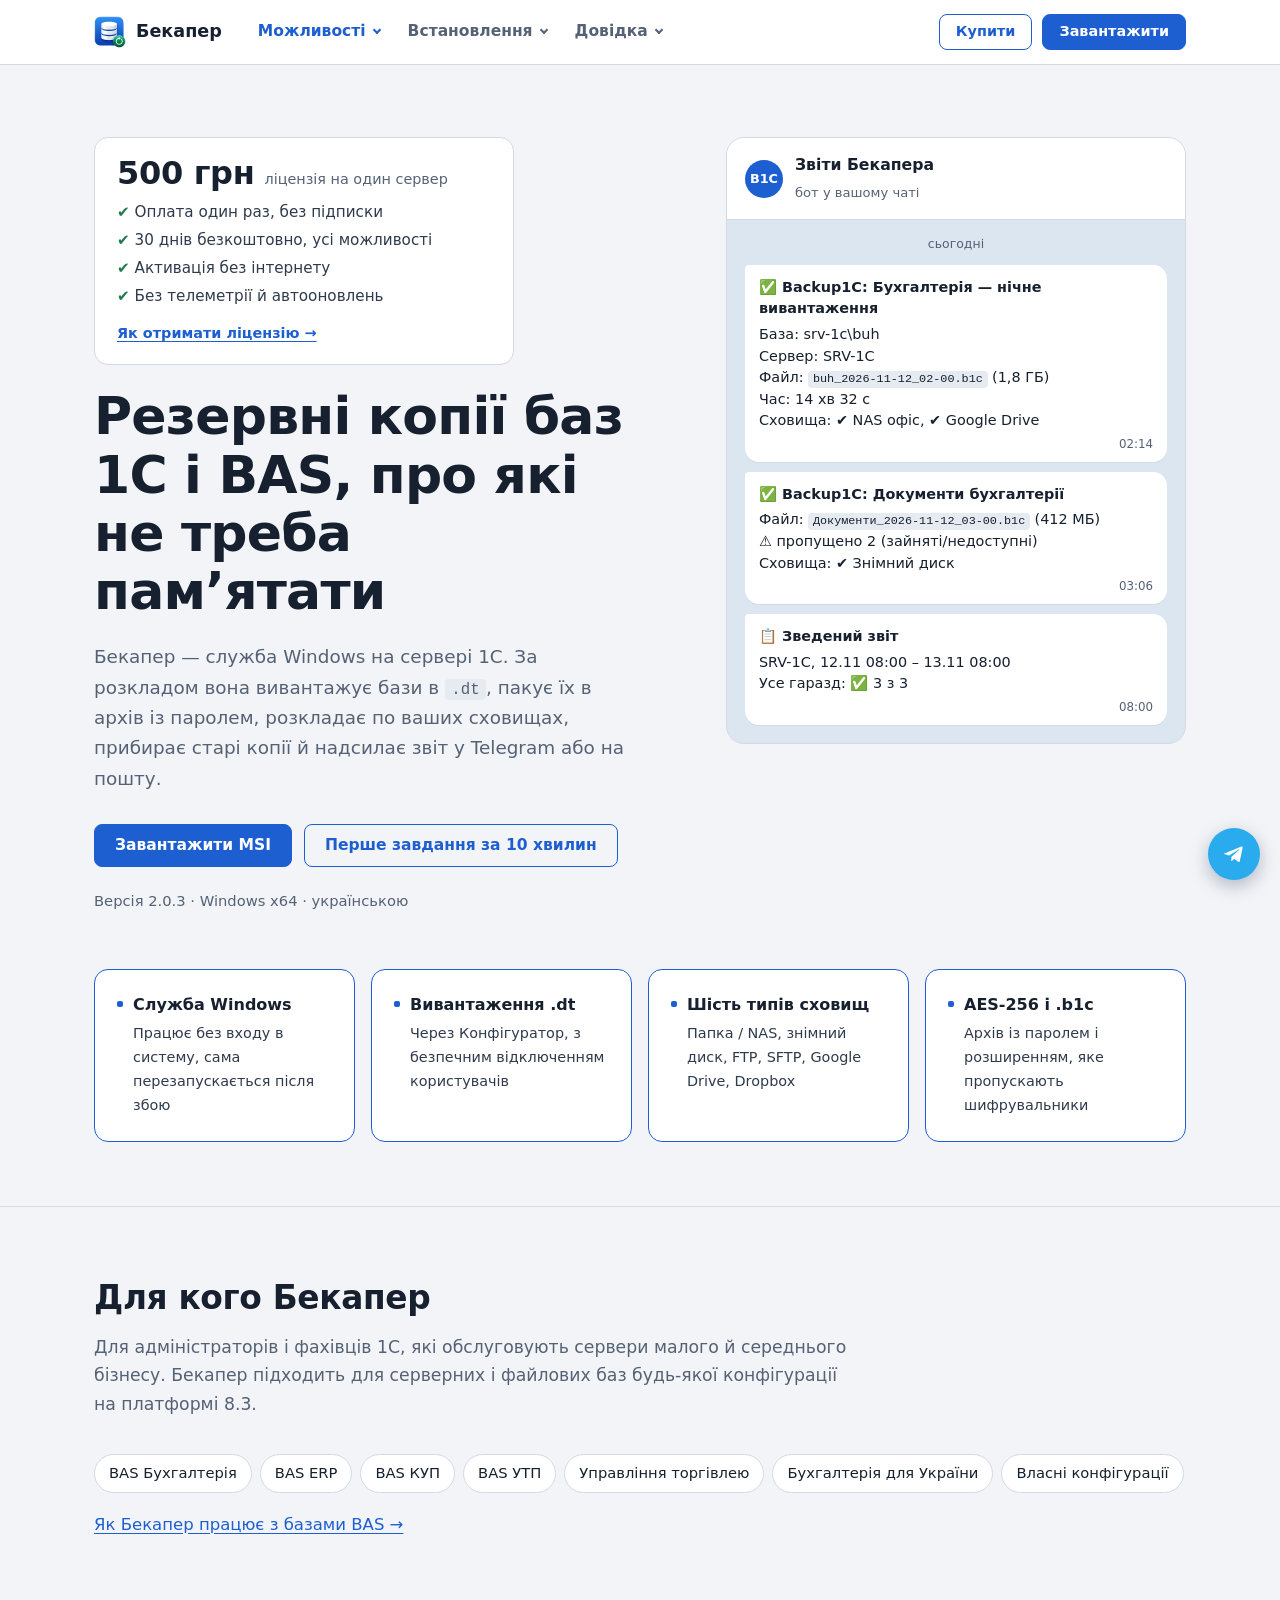
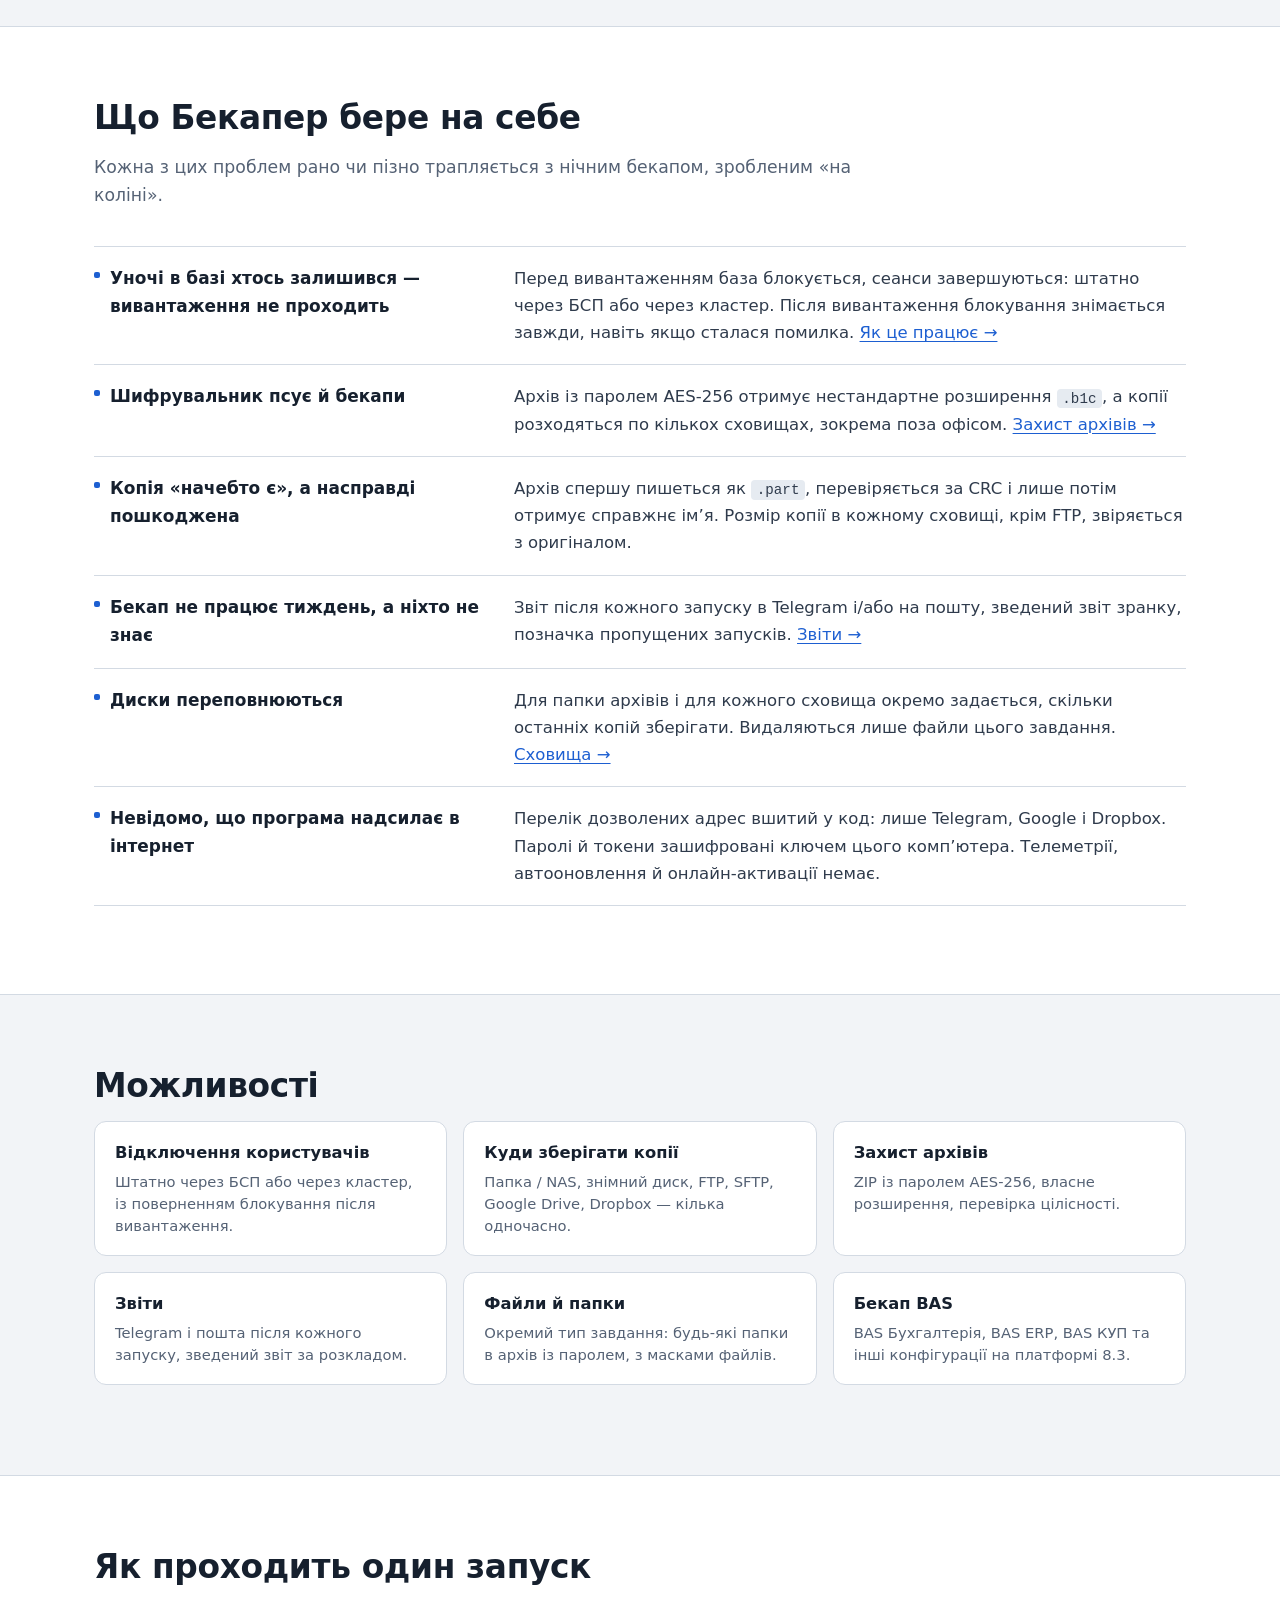
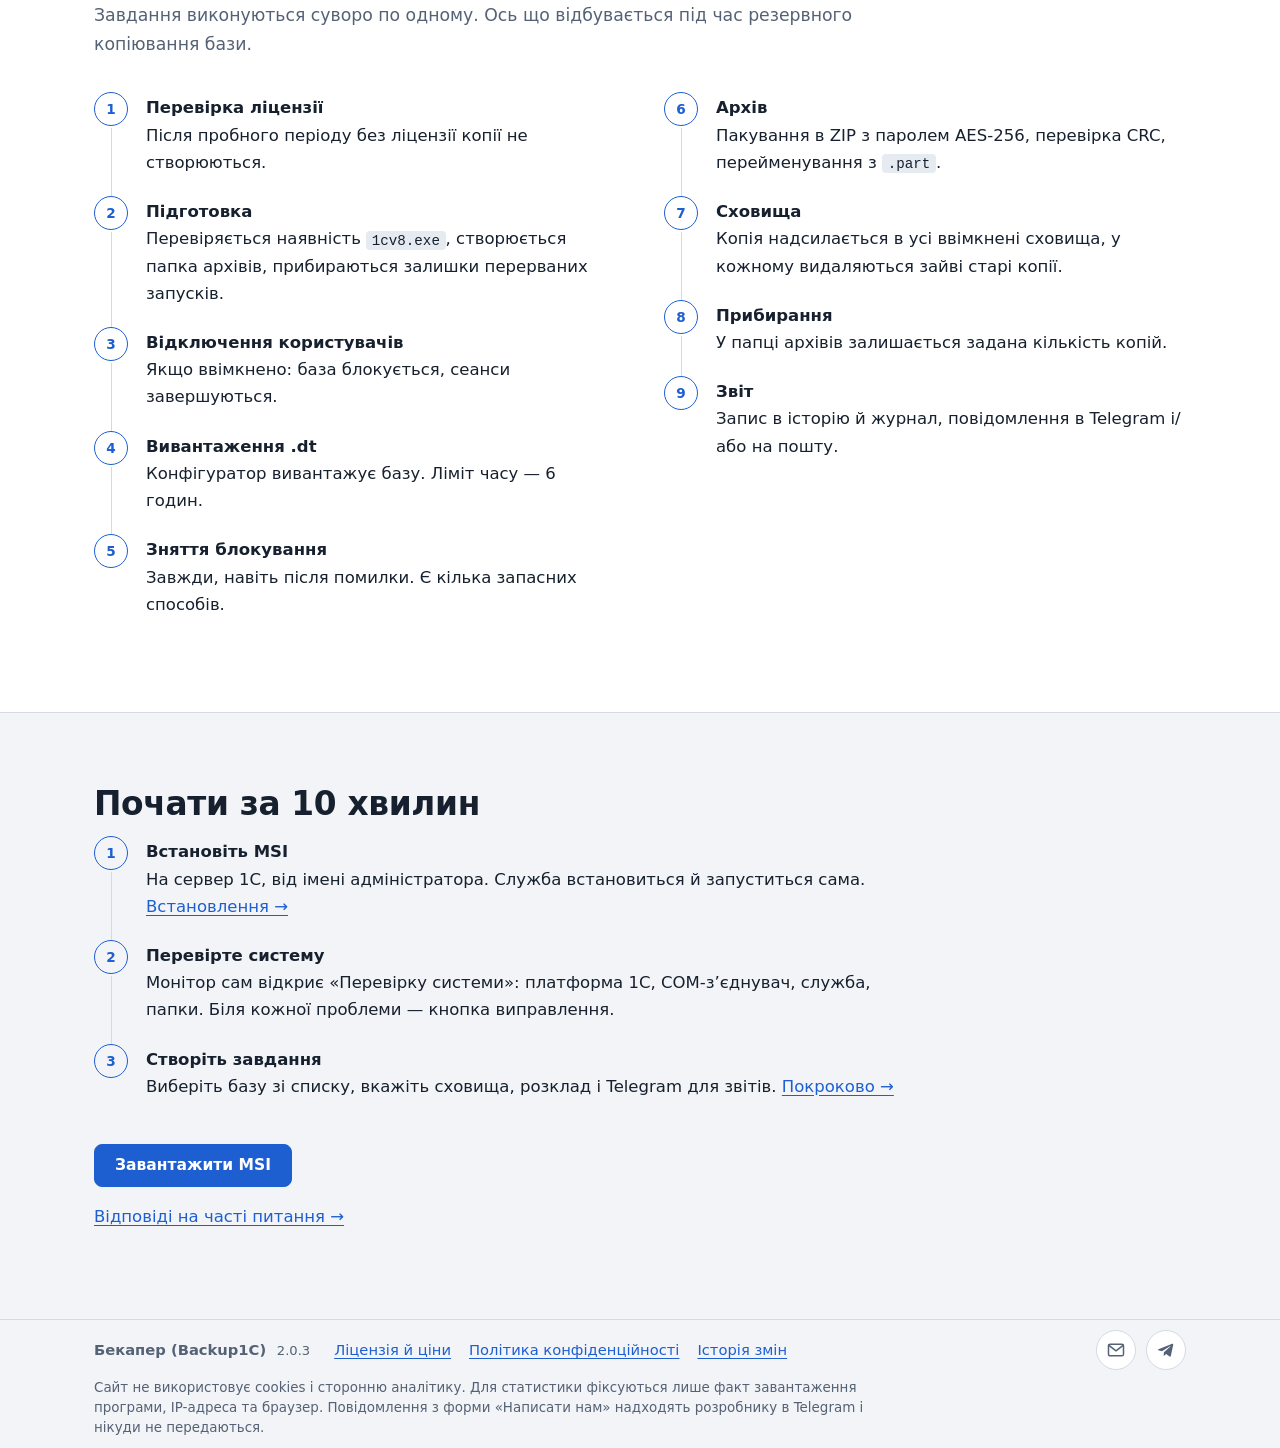
<file: index.html>
<!DOCTYPE html>
<!-- saved from url=(0017)https://1c.in.ua/ -->
<html lang="uk"><head><meta http-equiv="Content-Type" content="text/html; charset=UTF-8">

<meta name="viewport" content="width=device-width, initial-scale=1, viewport-fit=cover">
<title>Бекапер — автоматичне резервне копіювання баз 1С і BAS</title>
<meta name="description" content="Служба Windows для резервного копіювання баз 1С і BAS: вивантаження .dt за розкладом, архів із паролем, NAS, SFTP, Google Drive, звіти в Telegram.">
<meta name="robots" content="index, follow, max-image-preview:large">
<meta name="author" content="Денис Самойленко">
<link rel="canonical" href="https://1c.in.ua/">
<meta name="theme-color" content="#1D5FD1" media="(prefers-color-scheme: light)">
<meta name="theme-color" content="#10161F" media="(prefers-color-scheme: dark)">
<meta property="og:type" content="website">
<meta property="og:locale" content="uk_UA">
<meta property="og:site_name" content="Бекапер">
<meta property="og:title" content="Бекапер — автоматичне резервне копіювання баз 1С і BAS">
<meta property="og:description" content="Служба Windows для резервного копіювання баз 1С і BAS: вивантаження .dt за розкладом, архів із паролем, NAS, SFTP, Google Drive, звіти в Telegram.">
<meta property="og:url" content="https://1c.in.ua/">
<meta property="og:image" content="https://1c.in.ua/assets/img/og-image.png">
<meta property="og:image:width" content="1200">
<meta property="og:image:height" content="630">
<meta property="og:image:alt" content="Бекапер — автоматичне резервне копіювання баз 1С">
<meta name="twitter:card" content="summary_large_image">
<meta name="twitter:title" content="Бекапер — автоматичне резервне копіювання баз 1С і BAS">
<meta name="twitter:description" content="Служба Windows для резервного копіювання баз 1С і BAS: вивантаження .dt за розкладом, архів із паролем, NAS, SFTP, Google Drive, звіти в Telegram.">
<meta name="twitter:image" content="https://1c.in.ua/assets/img/og-image.png">
<link rel="icon" type="image/png" sizes="48x48" href="https://1c.in.ua/assets/img/favicon-48.png">
<link rel="apple-touch-icon" href="https://1c.in.ua/assets/img/apple-touch-icon.png">
<link rel="stylesheet" href="./index_files/site.css">
</head>
<body>

<header class="top">
  <div class="wrap">
    <button class="burger" type="button" aria-label="Меню" aria-expanded="false" aria-controls="site-nav"><span></span><span></span><span></span></button>
    <a class="brand" href="https://1c.in.ua/" aria-label="Бекапер — на головну">
      <img src="./index_files/logo.svg" width="32" height="32" alt="">
      Бекапер
    </a>
    <nav class="nav" id="site-nav" aria-label="Розділи">
      <div class="grp cur">
        <button class="grp-btn" type="button" aria-expanded="false">Можливості</button>
        <div class="drop">
          <a href="https://1c.in.ua/" aria-current="page">Огляд</a>
          <a href="https://1c.in.ua/bas/">Бекап BAS</a>
          <a href="https://1c.in.ua/vidkliuchennia-korystuvachiv/">Відключення користувачів</a>
          <a href="https://1c.in.ua/skhovyshcha/">Куди зберігати копії</a>
          <a href="https://1c.in.ua/zakhyst-arkhiviv/">Захист архівів</a>
          <a href="https://1c.in.ua/zvity/">Звіти</a>
          <a href="https://1c.in.ua/faily-i-papky/">Файли й папки</a>
        </div>
      </div>
      <div class="grp">
        <button class="grp-btn" type="button" aria-expanded="false">Встановлення</button>
        <div class="drop">
          <a href="https://1c.in.ua/zavantazhennia/">Завантаження</a>
          <a href="https://1c.in.ua/vstanovlennia/">Встановлення й оновлення</a>
          <a href="https://1c.in.ua/pershe-zavdannia/">Перше завдання</a>
        </div>
      </div>
      <div class="grp">
        <button class="grp-btn" type="button" aria-expanded="false">Довідка</button>
        <div class="drop">
          <a href="https://1c.in.ua/dovidka/">Довідка</a>
          <a href="https://1c.in.ua/pomylky/">Помилки</a>
          <a href="https://1c.in.ua/pytannia/">Питання</a>
          <a href="https://1c.in.ua/istoriia-zmin/">Історія змін</a>
        </div>
      </div>
      <a class="btn btn-ghost nav-buy" href="https://1c.in.ua/litsenziia/">Купити ліцензію</a>
      <a class="btn btn-primary nav-dl" href="https://1c.in.ua/download.php?f=backup1c&amp;from=menu" rel="nofollow">Завантажити</a>
    </nav>
    <a class="btn btn-ghost" href="https://1c.in.ua/litsenziia/">Купити</a>
    <a class="btn btn-primary" href="https://1c.in.ua/download.php?f=backup1c&amp;from=header" rel="nofollow">Завантажити</a>
  </div>
</header>

<main id="top">
<section class="hero">
  <div class="wrap">
    <div>

      <!-- Маніфест: перше, що бачить відвідувач -->
      <aside class="manifest" aria-label="Коротко про умови">
        <div class="manifest-price"><b>500 грн</b><span>ліцензія на один сервер</span></div>
        <ul class="manifest-list">
          <li><span class="ic-ok">✔</span> Оплата один раз, без підписки</li>
          <li><span class="ic-ok">✔</span> 30 днів безкоштовно, усі можливості</li>
          <li><span class="ic-ok">✔</span> Активація без інтернету</li>
          <li><span class="ic-ok">✔</span> Без телеметрії й автооновлень</li>
        </ul>
        <a class="manifest-link" href="https://1c.in.ua/litsenziia/">Як отримати ліцензію →</a>
      </aside>

      <h1>Резервні копії баз 1С і BAS, про які не треба пам’ятати</h1>
      <p class="lead">Бекапер — служба Windows на сервері 1С. За розкладом вона вивантажує бази в&nbsp;<code>.dt</code>, пакує їх в архів із паролем, розкладає по ваших сховищах, прибирає старі копії й надсилає звіт у Telegram або на пошту.</p>
      <div class="actions">
        <a class="btn btn-primary" href="https://1c.in.ua/download.php?f=backup1c&amp;from=home" rel="nofollow">Завантажити MSI</a>
        <a class="btn btn-ghost" href="https://1c.in.ua/pershe-zavdannia/">Перше завдання за 10 хвилин</a>
      </div>
      <p class="meta">Версія 2.0.3 · Windows x64 · українською</p>
    </div>

    <div class="chat" role="img" aria-label="Приклад звітів Бекапера в Telegram">
      <div class="chat-head">
        <div class="chat-ava">B1C</div>
        <div><b>Звіти Бекапера</b><span>бот у вашому чаті</span></div>
      </div>
      <div class="day">сьогодні</div>
      <div class="msg">
        <p class="t">✅ Backup1C: Бухгалтерія — нічне вивантаження</p>
        <p>База: srv-1c\buh<br>Сервер: SRV-1C<br>Файл: <code>buh_2026-11-12_02-00.b1c</code> (1,8 ГБ)<br>Час: 14 хв 32 с<br>Сховища: ✔ NAS офіс, ✔ Google Drive</p>
        <span class="time">02:14</span>
      </div>
      <div class="msg">
        <p class="t">✅ Backup1C: Документи бухгалтерії</p>
        <p>Файл: <code>Документи_2026-11-12_03-00.b1c</code> (412 МБ)<br>⚠ пропущено 2 (зайняті/недоступні)<br>Сховища: ✔ Знімний диск</p>
        <span class="time">03:06</span>
      </div>
      <div class="msg">
        <p class="t">📋 Зведений звіт</p>
        <p>SRV-1C, 12.11 08:00 – 13.11 08:00<br>Усе гаразд: ✅ 3 з 3</p>
        <span class="time">08:00</span>
      </div>
    </div>
  </div>
</section>

<div class="facts">
  <div class="wrap">
    <ul>
      <li><b>Служба Windows</b><span>Працює без входу в систему, сама перезапускається після збою</span></li>
      <li><b>Вивантаження .dt</b><span>Через Конфігуратор, з безпечним відключенням користувачів</span></li>
      <li><b>Шість типів сховищ</b><span>Папка / NAS, знімний диск, FTP, SFTP, Google Drive, Dropbox</span></li>
      <li><b>AES-256 і .b1c</b><span>Архів із паролем і розширенням, яке пропускають шифрувальники</span></li>
    </ul>
  </div>
</div>

<section class="block" id="dlia-koho">
  <div class="wrap">
    <h2>Для кого Бекапер</h2>
    <p class="intro">Для адміністраторів і фахівців 1С, які обслуговують сервери малого й середнього бізнесу. Бекапер підходить для серверних і файлових баз будь-якої конфігурації на платформі 8.3.</p>

    <div class="works-with">
      <span>BAS Бухгалтерія</span><span>BAS ERP</span><span>BAS КУП</span><span>BAS УТП</span>
      <span>Управління торгівлею</span><span>Бухгалтерія для України</span><span>Власні конфігурації</span>
    </div>
    <p><a href="https://1c.in.ua/bas/">Як Бекапер працює з базами BAS →</a></p>
  </div>
</section>

<section class="block alt" id="shcho-robyt">
  <div class="wrap">
    <h2>Що Бекапер бере на себе</h2>
    <p class="intro">Кожна з цих проблем рано чи пізно трапляється з нічним бекапом, зробленим «на коліні».</p>

    <dl class="pairs">
      <dt>Уночі в базі хтось залишився — вивантаження не проходить</dt>
      <dd>Перед вивантаженням база блокується, сеанси завершуються: штатно через БСП або через кластер. Після вивантаження блокування знімається завжди, навіть якщо сталася помилка. <a href="https://1c.in.ua/vidkliuchennia-korystuvachiv/">Як це працює →</a></dd>

      <dt>Шифрувальник псує й бекапи</dt>
      <dd>Архів із паролем AES-256 отримує нестандартне розширення <code>.b1c</code>, а копії розходяться по кількох сховищах, зокрема поза офісом. <a href="https://1c.in.ua/zakhyst-arkhiviv/">Захист архівів →</a></dd>

      <dt>Копія «начебто є», а насправді пошкоджена</dt>
      <dd>Архів спершу пишеться як <code>.part</code>, перевіряється за CRC і лише потім отримує справжнє ім’я. Розмір копії в кожному сховищі, крім FTP, звіряється з оригіналом.</dd>

      <dt>Бекап не працює тиждень, а ніхто не знає</dt>
      <dd>Звіт після кожного запуску в Telegram і/або на пошту, зведений звіт зранку, позначка пропущених запусків. <a href="https://1c.in.ua/zvity/">Звіти →</a></dd>

      <dt>Диски переповнюються</dt>
      <dd>Для папки архівів і для кожного сховища окремо задається, скільки останніх копій зберігати. Видаляються лише файли цього завдання. <a href="https://1c.in.ua/skhovyshcha/">Сховища →</a></dd>

      <dt>Невідомо, що програма надсилає в інтернет</dt>
      <dd>Перелік дозволених адрес вшитий у код: лише Telegram, Google і Dropbox. Паролі й токени зашифровані ключем цього комп’ютера. Телеметрії, автооновлення й онлайн-активації немає.</dd>
    </dl>
  </div>
</section>

<section class="block" id="mozhlyvosti">
  <div class="wrap">
    <h2>Можливості</h2>
    <div class="cards">
      <a class="card" href="https://1c.in.ua/vidkliuchennia-korystuvachiv/">
        <b>Відключення користувачів</b>
        <span>Штатно через БСП або через кластер, із поверненням блокування після вивантаження.</span>
      </a>
      <a class="card" href="https://1c.in.ua/skhovyshcha/">
        <b>Куди зберігати копії</b>
        <span>Папка / NAS, знімний диск, FTP, SFTP, Google Drive, Dropbox — кілька одночасно.</span>
      </a>
      <a class="card" href="https://1c.in.ua/zakhyst-arkhiviv/">
        <b>Захист архівів</b>
        <span>ZIP із паролем AES-256, власне розширення, перевірка цілісності.</span>
      </a>
      <a class="card" href="https://1c.in.ua/zvity/">
        <b>Звіти</b>
        <span>Telegram і пошта після кожного запуску, зведений звіт за розкладом.</span>
      </a>
      <a class="card" href="https://1c.in.ua/faily-i-papky/">
        <b>Файли й папки</b>
        <span>Окремий тип завдання: будь-які папки в архів із паролем, з масками файлів.</span>
      </a>
      <a class="card" href="https://1c.in.ua/bas/">
        <b>Бекап BAS</b>
        <span>BAS Бухгалтерія, BAS ERP, BAS КУП та інші конфігурації на платформі 8.3.</span>
      </a>
    </div>
  </div>
</section>

<section class="block alt" id="yak-pratsiuie">
  <div class="wrap">
    <h2>Як проходить один запуск</h2>
    <p class="intro">Завдання виконуються суворо по одному. Ось що відбувається під час резервного копіювання бази.</p>
    <div class="cols flow">
      <ol class="steps">
        <li><b>Перевірка ліцензії</b>Після пробного періоду без ліцензії копії не створюються.</li>
        <li><b>Підготовка</b>Перевіряється наявність <code>1cv8.exe</code>, створюється папка архівів, прибираються залишки перерваних запусків.</li>
        <li><b>Відключення користувачів</b>Якщо ввімкнено: база блокується, сеанси завершуються.</li>
        <li><b>Вивантаження .dt</b>Конфігуратор вивантажує базу. Ліміт часу — 6 годин.</li>
        <li><b>Зняття блокування</b>Завжди, навіть після помилки. Є кілька запасних способів.</li>
      </ol>
      <ol class="steps" start="6" style="counter-reset:s 5">
        <li><b>Архів</b>Пакування в ZIP з паролем AES-256, перевірка CRC, перейменування з <code>.part</code>.</li>
        <li><b>Сховища</b>Копія надсилається в усі ввімкнені сховища, у кожному видаляються зайві старі копії.</li>
        <li><b>Прибирання</b>У папці архівів залишається задана кількість копій.</li>
        <li><b>Звіт</b>Запис в історію й журнал, повідомлення в Telegram і/або на пошту.</li>
      </ol>
    </div>
  </div>
</section>

<section class="block" id="start">
  <div class="wrap">
    <h2>Почати за 10 хвилин</h2>
    <ol class="steps">
      <li><b>Встановіть MSI</b>На сервер 1С, від імені адміністратора. Служба встановиться й запуститься сама. <a href="https://1c.in.ua/vstanovlennia/">Встановлення →</a></li>
      <li><b>Перевірте систему</b>Монітор сам відкриє «Перевірку системи»: платформа 1С, COM-з’єднувач, служба, папки. Біля кожної проблеми — кнопка виправлення.</li>
      <li><b>Створіть завдання</b>Виберіть базу зі списку, вкажіть сховища, розклад і Telegram для звітів. <a href="https://1c.in.ua/pershe-zavdannia/">Покроково →</a></li>
    </ol>
    <div class="actions">
      <a class="btn btn-primary" href="https://1c.in.ua/download.php?f=backup1c&amp;from=home-start" rel="nofollow">Завантажити MSI</a>
    </div>
    <p><a href="https://1c.in.ua/pytannia/">Відповіді на часті питання →</a></p>
  </div>
</section>

</main>

<button type="button" class="fab fab-tg" data-feedback="" aria-label="Написати нам" title="Написати нам"><svg width="24" height="24" viewBox="0 0 24 24" aria-hidden="true"><path d="M3 11.2l16.4-6.6c.8-.3 1.5.2 1.2 1.4l-2.8 13.1c-.2.9-.8 1.1-1.5.7l-4.2-3.1-2 2c-.2.2-.4.4-.9.4l.3-4.3 7.8-7.1c.3-.3-.1-.5-.5-.2l-9.7 6.1-4.2-1.3c-.9-.3-.9-.9.2-1.3z" fill="currentColor"></path></svg><span class="tip">Написати нам</span></button>
<button class="fab totop" id="totop" type="button" aria-label="Вгору"><svg width="20" height="20" viewBox="0 0 20 20" aria-hidden="true"><path d="M4 12.5l6-6 6 6" fill="none" stroke="currentColor" stroke-width="2.4" stroke-linecap="round" stroke-linejoin="round"></path></svg></button>

<div class="lb" id="lb" role="dialog" aria-modal="true" aria-label="Скриншот">
  <button type="button" aria-label="Закрити">×</button>
  <img alt="">
  <p></p>
</div>

<footer>
  <div class="wrap">
    <div class="foot-row">
      <div class="foot-main">
        <p class="foot-name"><b>Бекапер (Backup1C)</b> <span class="foot-ver">2.0.3</span></p>
        <nav class="foot-links" aria-label="Інформація">
          <a href="https://1c.in.ua/litsenziia/">Ліцензія й ціни</a>
          <a href="https://1c.in.ua/polityka-konfidentsiinosti/">Політика конфіденційності</a>
          <a href="https://1c.in.ua/istoriia-zmin/">Історія змін</a>
        </nav>
      </div>
      <div class="foot-contacts">
        <button type="button" class="foot-ic" data-feedback="" aria-label="Написати нам" title="Написати нам"><svg width="20" height="20" viewBox="0 0 24 24" aria-hidden="true" fill="none" stroke="currentColor" stroke-width="1.8" stroke-linecap="round" stroke-linejoin="round"><rect x="3" y="5" width="18" height="14" rx="2"></rect><path d="M3.5 6.5l8.5 6.5 8.5-6.5"></path></svg></button>
        <a class="foot-ic" href="https://t.me/kot_dn" aria-label="Telegram" title="Telegram"><svg width="20" height="20" viewBox="0 0 24 24" aria-hidden="true"><path d="M3 11.2l16.4-6.6c.8-.3 1.5.2 1.2 1.4l-2.8 13.1c-.2.9-.8 1.1-1.5.7l-4.2-3.1-2 2c-.2.2-.4.4-.9.4l.3-4.3 7.8-7.1c.3-.3-.1-.5-.5-.2l-9.7 6.1-4.2-1.3c-.9-.3-.9-.9.2-1.3z" fill="currentColor"></path></svg></a>
      </div>
    </div>
    <p class="foot-privacy">Сайт не використовує cookies і сторонню аналітику. Для статистики фіксуються лише факт завантаження програми, IP-адреса та браузер. Повідомлення з форми «Написати нам» надходять розробнику в Telegram і нікуди не передаються.</p>
  </div>
</footer>

<dialog class="fb" id="fb" aria-labelledby="fb-title" data-endpoint="/feedback.php" data-domain="1c.in.ua">
  <form method="dialog" novalidate="">
    <h2 id="fb-title">Написати нам</h2>
    <label>Ім’я<input id="fb-name" name="name" type="text" maxlength="80" autocomplete="name"></label>
    <label>Контакт (e-mail, телефон або Telegram)<input id="fb-contact" name="contact" type="text" maxlength="120" autocomplete="email" required=""></label>
    <label>Повідомлення<textarea id="fb-message" name="message" maxlength="2000" required=""></textarea></label>
    <div class="hp" aria-hidden="true"><label>Website<input id="fb-website" name="website" type="text" tabindex="-1" autocomplete="off"></label></div>
    <div class="fb-actions">
      <button type="button" class="btn btn-ghost" data-close="">Скасувати</button>
      <button type="submit" class="btn btn-primary">Надіслати</button>
    </div>
    <p class="fb-msg" role="status" aria-live="polite"></p>
    <p class="fb-note">Повідомлення надійде розробнику в Telegram. Контакт потрібен лише для відповіді.</p>
  </form>
</dialog>

<script src="./index_files/site.js.Без названия"></script>


</body></html>
</file>
<file: index_files/site.css>
:root{
  --bg:#F2F4F7; --surface:#FFFFFF; --sunk:#E6EBF1; --ink:#16202E; --muted:#556275; --body:#2F3B4C; --line:#D3DAE3;
  --accent:#1D5FD1; --accent-soft:#DCE7FA; --accent-ink:#FFFFFF;
  --ok:#1F7A4D; --warn:#9A6200; --err:#B42318;
  --chat:#DCE6F0; --bubble:#FFFFFF; --bubble-ink:#16202E;
  --font-text:system-ui, -apple-system, "Segoe UI", Roboto, "Helvetica Neue", Arial, sans-serif;
  --font-display:system-ui, -apple-system, "Segoe UI", Roboto, "Helvetica Neue", Arial, sans-serif;
  --font-mono:ui-monospace, Consolas, "SF Mono", Menlo, "Courier New", monospace;
  --wrap:1140px; --header-h:64px;
  color-scheme: light;
  box-sizing:border-box;
  padding-top:env(safe-area-inset-top,0px);
  padding-bottom:env(safe-area-inset-bottom,0px);
}
@media (prefers-color-scheme: dark){
  :root:not([data-theme="light"]){
    --bg:#10161F; --surface:#17202B; --sunk:#1E2834; --ink:#E9EEF5; --muted:#B3BECC; --body:#D3DBE6; --line:#2B3644;
    --accent:#7FAAFF; --accent-soft:#1F2F4A; --accent-ink:#0E1520;
    --ok:#5CC48C; --warn:#E5B04A; --err:#F2786B;
    --chat:#0D1A27; --bubble:#1C2A3A; --bubble-ink:#E4EAF2;
    color-scheme: dark;
  }
}
:root[data-theme="dark"]{
  --bg:#10161F; --surface:#17202B; --sunk:#1E2834; --ink:#E9EEF5; --muted:#B3BECC; --body:#D3DBE6; --line:#2B3644;
  --accent:#7FAAFF; --accent-soft:#1F2F4A; --accent-ink:#0E1520;
  --ok:#5CC48C; --warn:#E5B04A; --err:#F2786B;
  --chat:#0D1A27; --bubble:#1C2A3A; --bubble-ink:#E4EAF2;
  color-scheme: dark;
}
*,*::before,*::after{box-sizing:inherit}
html{scroll-behavior:smooth; scroll-padding-top:calc(var(--header-h) + 16px + env(safe-area-inset-top,0px))}
@media (prefers-reduced-motion: reduce){html{scroll-behavior:auto} *{animation:none!important; transition:none!important}}
body{margin:0; background:var(--bg); color:var(--ink); font:400 16.5px/1.65 var(--font-text); -webkit-font-smoothing:antialiased}
/* підвал унизу вікна на коротких сторінках; на довгих — як завжди, після вмісту */
body{min-height:100vh; display:flex; flex-direction:column}
body > main{flex:1 0 auto}
img{max-width:100%; height:auto; display:block}
a{color:var(--accent); text-underline-offset:3px}
a:hover{text-decoration-thickness:2px}
:focus-visible{outline:3px solid var(--accent); outline-offset:2px; border-radius:4px}
.wrap{max-width:var(--wrap); margin:0 auto; padding:0 24px}

/* ---------- шапка ---------- */
body::before{content:""; position:fixed; inset:0 0 auto; height:env(safe-area-inset-top,0px); z-index:30; background:var(--surface)}
.top{position:sticky; top:env(safe-area-inset-top,0px); z-index:20; background:var(--surface); border-bottom:1px solid var(--line)}
.top .wrap{display:flex; align-items:center; gap:24px; height:var(--header-h)}
.brand{display:flex; align-items:center; gap:10px; font:700 1.1rem/1 var(--font-display); color:var(--ink); text-decoration:none; white-space:nowrap}
.brand svg{flex:none}
.nav{display:flex; align-items:center; gap:4px; flex:1}
.nav .grp{position:relative}
.grp-btn{font:600 .97rem/1 var(--font-text); color:var(--muted); background:none; border:0; padding:10px 12px; border-radius:8px; cursor:pointer; display:inline-flex; align-items:center; gap:8px; white-space:nowrap}
.grp-btn::after{content:""; width:6px; height:6px; border-right:2px solid currentColor; border-bottom:2px solid currentColor; transform:translateY(-2px) rotate(45deg); transition:transform .15s ease}
.grp:hover .grp-btn, .grp.open .grp-btn, .grp-btn:focus-visible{color:var(--ink); background:var(--sunk)}
.grp:hover .grp-btn::after, .grp.open .grp-btn::after{transform:translateY(1px) rotate(225deg)}
.drop{position:absolute; top:calc(100% + 6px); left:0; min-width:230px; background:var(--surface); border:1px solid var(--line); border-radius:12px; box-shadow:0 14px 30px rgba(10,20,40,.14); padding:6px; display:none; z-index:40}
.drop::before{content:""; position:absolute; left:0; right:0; top:-10px; height:10px}
.grp:hover .drop, .grp.open .drop, .grp:focus-within .drop{display:block}
.drop a{display:block; padding:9px 12px; border-radius:8px; color:var(--ink); text-decoration:none; font-weight:500; font-size:.95rem; white-space:nowrap}
.drop a:hover, .drop a:focus-visible{background:var(--accent-soft); color:var(--accent)}
.btn{display:inline-flex; align-items:center; gap:8px; padding:11px 20px; border-radius:8px; font:600 .97rem/1.2 var(--font-text); text-decoration:none; border:1.5px solid var(--accent); white-space:nowrap}
.btn-primary{background:var(--accent); color:var(--accent-ink)}
.btn-primary:hover{filter:brightness(1.08); text-decoration:none}
.btn-ghost{color:var(--accent); background:transparent}
.btn-ghost:hover{background:var(--accent-soft)}
.top .btn{padding:8px 16px; font-size:.9rem}

/* бутерброд (вузькі екрани) */
.burger{display:none; flex:none; width:44px; height:44px; margin-left:-10px; border:0; background:transparent; border-radius:8px; cursor:pointer; flex-direction:column; justify-content:center; align-items:center; gap:5px; color:var(--ink)}
.burger span{display:block; width:22px; height:2px; background:currentColor; border-radius:2px; transition:transform .2s ease, opacity .2s ease}
.burger:hover{background:var(--sunk)}
.burger[aria-expanded="true"] span:nth-child(1){transform:translateY(7px) rotate(45deg)}
.burger[aria-expanded="true"] span:nth-child(2){opacity:0}
.burger[aria-expanded="true"] span:nth-child(3){transform:translateY(-7px) rotate(-45deg)}
.nav-dl, .nav-buy{display:none}
.top > .wrap > .btn-ghost{margin-right:-14px}
@media (max-width:820px){
  .burger{display:flex}
  .top .wrap{gap:10px; position:relative}
  .top .brand{position:absolute; left:50%; transform:translateX(-50%)}
  .top > .wrap > .btn{display:none}
  .nav{display:none; position:fixed; left:0; right:0; top:calc(var(--header-h) + env(safe-area-inset-top,0px)); flex-direction:column; align-items:stretch; gap:0; background:var(--surface); border-bottom:1px solid var(--line); box-shadow:0 12px 24px rgba(10,20,40,.12); padding:4px 24px 20px; max-height:calc(100vh - var(--header-h) - env(safe-area-inset-top,0px)); overflow-y:auto}
  .nav.open{display:flex}
  .nav .grp{position:static}
  .grp-btn{width:100%; justify-content:space-between; padding:16px 0; font-size:1.05rem; color:var(--ink); background:none!important; border-radius:0; border-bottom:1px solid var(--line)}
  .grp-btn::after{transform:translateY(-2px) rotate(45deg)}
  .grp:hover .grp-btn::after{transform:translateY(-2px) rotate(45deg)}
  .grp.open .grp-btn{color:var(--accent)}
  .grp.open .grp-btn::after{transform:translateY(1px) rotate(225deg)}
  .drop, .grp:hover .drop, .grp:focus-within .drop{display:none; position:static; border:0; box-shadow:none; padding:0 0 0 14px; min-width:0; background:none}
  .grp.open .drop{display:block}
  .drop::before{display:none}
  .drop a{padding:12px 0; font-size:1.05rem; border-radius:0; border-bottom:1px solid var(--line)}
  .drop a:hover{background:none}
  .nav a.nav-buy{display:inline-flex; justify-content:center; margin-top:18px; padding:12px 20px; border-bottom:1.5px solid var(--accent)}
  .nav a.nav-dl{display:inline-flex; justify-content:center; margin-top:10px; color:var(--accent-ink); padding:12px 20px}
}

/* ---------- герой ---------- */
.hero{padding:72px 0 44px}
.hero .wrap{display:grid; grid-template-columns:1.05fr .95fr; gap:56px; align-items:start}
.hero h1{margin-top:-6px}
.hero h1{font:700 clamp(2rem,4.4vw,3.25rem)/1.12 var(--font-display); letter-spacing:-.015em; margin:0 0 22px}
.hero .lead{font-size:1.15rem; color:var(--muted); max-width:34em; margin:0 0 30px}
.hero .actions{display:flex; flex-wrap:wrap; gap:12px; margin-bottom:22px}
.hero .meta{font-size:.92rem; color:var(--muted); margin:0}
@media (max-width:900px){ .hero .wrap{grid-template-columns:1fr; gap:40px} .hero{padding:48px 0 40px} }

/* чат зі звітами */
.chat{background:var(--chat); border-radius:18px; padding:0 0 18px; border:1px solid var(--line); overflow:hidden; max-width:460px; justify-self:end; width:100%}
.chat-head{display:flex; align-items:center; gap:12px; padding:14px 18px; background:var(--surface); border-bottom:1px solid var(--line)}
.chat-ava{width:38px; height:38px; border-radius:50%; background:var(--accent); display:grid; place-items:center; color:var(--accent-ink); font:600 .8rem var(--font-display); flex:none}
.chat-head b{display:block; font-size:.98rem}
.chat-head span{font-size:.82rem; color:var(--muted)}
.day{text-align:center; font-size:.78rem; color:var(--muted); margin:14px 0 4px}
.msg{background:var(--bubble); color:var(--bubble-ink); margin:10px 18px 0; padding:12px 14px 8px; border-radius:4px 14px 14px 14px; font-size:.9rem; line-height:1.5; box-shadow:0 1px 0 var(--line)}
.msg p{margin:0}
.msg .t{font-weight:700; margin-bottom:4px}
.msg .time{display:block; text-align:right; font-size:.74rem; color:var(--muted); margin-top:4px}
.msg code{font-size:.82em}
.msg.alert{border-left:3px solid var(--warn)}
@media (max-width:900px){ .chat{justify-self:stretch; max-width:none} }
@media (prefers-reduced-motion: no-preference){
  .msg{animation:pop .45s ease-out both}
  .msg:nth-of-type(2){animation-delay:.35s}
  .msg:nth-of-type(3){animation-delay:.7s}
  @keyframes pop{from{opacity:0; transform:translateY(8px)} to{opacity:1; transform:none}}
}

/* факти */
.facts{padding:12px 0 64px; border-bottom:1px solid var(--line)}
.facts ul{list-style:none; margin:0; padding:0; display:grid; grid-template-columns:repeat(4,minmax(0,1fr)); gap:16px}
.facts li{padding:22px 22px 24px; background:var(--surface); border:1.5px solid var(--accent); border-radius:14px}
.facts b{display:block; font-size:1rem; margin-bottom:4px}
.facts span{font-size:.9rem}
@media (max-width:900px){ .facts ul{grid-template-columns:repeat(2,minmax(0,1fr)); gap:14px} .facts li{padding:18px 18px 20px} }
@media (max-width:520px){ .facts{padding:4px 0 48px} .facts ul{grid-template-columns:minmax(0,1fr); gap:12px} }

/* ---------- секції ---------- */
section.block{padding:72px 0; border-bottom:1px solid var(--line)}
section.block.alt{background:var(--surface)}
h2{font:700 clamp(1.5rem,2.8vw,2.05rem)/1.2 var(--font-display); margin:0 0 14px; letter-spacing:-.01em}
h3{font:700 1.18rem/1.35 var(--font-text); margin:40px 0 12px}
h4{font:700 1.02rem/1.4 var(--font-text); margin:28px 0 8px}
.intro{color:var(--muted); font-size:1.08rem; max-width:44em; margin:0 0 36px}
p{max-width:46em}
code,kbd{font-family:var(--font-mono); font-size:.86em; background:var(--sunk); padding:.12em .4em; border-radius:4px}
kbd{border:1px solid var(--line); border-bottom-width:2px}
.ui{font-weight:600}
.ui::before{content:"«"} .ui::after{content:"»"}
.muted{color:var(--muted)}
.note{border-left:3px solid var(--accent); background:var(--accent-soft); padding:14px 18px; border-radius:0 8px 8px 0; margin:20px 0; max-width:46em}
.note.warn{border-color:var(--warn); background:color-mix(in srgb, var(--warn) 12%, transparent)}
.note p{margin:0}
.note p + p{margin-top:8px}

/* проблема → рішення */
.pairs{display:grid; grid-template-columns:minmax(0,1fr) minmax(0,1.6fr); border-top:1px solid var(--line)}
.pairs dt,.pairs dd{margin:0; padding:18px 0; border-bottom:1px solid var(--line)}
.pairs dt{font-weight:700; font-size:1.06rem; padding-right:32px; position:relative; padding-left:16px}
.pairs dt::before{content:""; position:absolute; left:0; top:25px; width:6px; height:6px; border-radius:2px; background:var(--accent)}
.pairs dd{color:var(--body)}
@media (max-width:760px){ .pairs{grid-template-columns:1fr} .pairs dt{border-bottom:0; padding-top:22px; padding-bottom:6px; font-size:1.1rem} .pairs dt::before{top:31px} .pairs dd{padding-top:0; padding-left:30px; padding-bottom:22px} }

/* кроки (справжня послідовність) */
ol.steps{list-style:none; counter-reset:s; margin:0; padding:0; max-width:50em}
ol.steps > li{counter-increment:s; position:relative; padding:0 0 22px 52px}
ol.steps > li::before{content:counter(s); position:absolute; left:0; top:-2px; width:34px; height:34px; border-radius:50%; border:1.5px solid var(--accent); color:var(--accent); display:grid; place-items:center; font:600 .85rem var(--font-display); background:var(--bg)}
section.alt ol.steps > li::before{background:var(--surface)}
ol.steps > li::after{content:""; position:absolute; left:16.5px; top:34px; bottom:0; width:1.5px; background:var(--line)}
ol.steps > li:last-child::after{display:none}
ol.steps > li > b:first-child{display:block}
ol.steps ul{margin:6px 0 0; padding-left:20px}

/* типи завдань: сітка 2×2, пункти в рядку на одному рівні */
.types{display:grid; grid-template-columns:repeat(2,minmax(0,1fr)); column-gap:48px}
.types h4{font-size:1.06rem; margin:26px 0 6px}
.types h4 + p{color:var(--body); margin:0}
@media (max-width:860px){
  .types{grid-template-columns:minmax(0,1fr)}
  .types .type:nth-child(1){order:1} .types .type:nth-child(2){order:3} .types .type:nth-child(3){order:2} .types .type:nth-child(4){order:4}
  .types h4{font-size:1.1rem}
  .types h4 + p{padding-left:30px}
}

/* кроки запуску: на телефоні одна безперервна лінія */
@media (max-width:860px){
  .cols.flow{gap:0}
  .flow > ol.steps:first-child > li:last-child::after{display:block}
}

/* факти під шапкою */
.facts b{position:relative; padding-left:16px}
.facts b::before{content:""; position:absolute; left:0; top:.55em; width:6px; height:6px; border-radius:2px; background:var(--accent)}
.facts span{display:block; padding-left:16px; color:var(--body)}
@media (max-width:900px){ .facts b{font-size:1.06rem} .facts span{padding-left:30px; font-size:.95rem} }

/* «Чого не робить» */
.limits{list-style:none; margin:0; padding:0; display:grid; grid-template-columns:repeat(2,minmax(0,1fr)); gap:14px}
@media (max-width:860px){ .limits{grid-template-columns:minmax(0,1fr); gap:10px} }
.limits li{position:relative; padding:16px 18px 16px 40px; color:var(--body); border:1px solid var(--line); border-radius:12px; background:var(--surface)}
.limits li::before{content:""; position:absolute; left:20px; top:calc(16px + .72em); width:6px; height:6px; border-radius:2px; background:var(--accent)}

/* підвал не ховається під плаваючими кнопками */
@media (max-width:640px){ body > footer{padding-bottom:calc(10px + env(safe-area-inset-bottom,0px))} }

/* підзаголовки всередині розділів — помітно більші за пункти під ними */
section.block > .wrap > h3, section.block .cols > div > h3{font:700 clamp(1.3rem,2.1vw,1.55rem)/1.25 var(--font-display); letter-spacing:-.005em; margin:56px 0 14px}

/* сірі блоки-інструкції */
.box{border:1px solid var(--line); border-radius:14px; padding:24px 26px 22px; margin:28px 0 0}
.box > h3, .box > h2{font:700 1.3rem/1.3 var(--font-display); margin:0 0 10px}
.box > :last-child{margin-bottom:0}
.box .note{max-width:none}
.boxes{display:grid; grid-template-columns:repeat(2,minmax(0,1fr)); gap:20px; align-items:start}
@media (max-width:860px){ .boxes{grid-template-columns:minmax(0,1fr); gap:0} .box{padding:20px 18px 18px} }
ul.dots{list-style:none; margin:0 0 12px; padding:0}
ul.dots li{position:relative; padding:5px 0 5px 22px; color:var(--body)}
ul.dots li::before{content:""; position:absolute; left:2px; top:1em; width:6px; height:6px; border-radius:2px; background:var(--accent)}
#zavantazhennia{margin-top:48px}

/* дві колонки */
.cols{display:grid; grid-template-columns:minmax(0,1fr) minmax(0,1fr); gap:48px}
@media (max-width:860px){ .cols{grid-template-columns:minmax(0,1fr); gap:8px} }

/* таблиці */
.tbl{overflow-x:auto; margin:14px 0 24px; border:1px solid var(--line); border-radius:10px; background:var(--surface)}
section.alt .tbl{background:var(--bg)}
table{border-collapse:collapse; width:100%; font-size:.93rem}
th,td{text-align:left; vertical-align:top; padding:11px 14px; border-bottom:1px solid var(--line)}
th{font-weight:700; background:var(--sunk); white-space:nowrap}
tr:last-child td{border-bottom:0}
td:first-child{font-weight:600}
td.def{white-space:nowrap; color:var(--muted)}
.tbl.wide table{min-width:720px}

/* таблиці на телефоні: рядок = картка */
@media (max-width:640px){
  .tbl, .tbl.wide{overflow:visible}
  .tbl table, .tbl.wide table{min-width:0}
  .tbl thead{display:none}
  .tbl tr{display:block; padding:12px 16px; border-bottom:1px solid var(--line)}
  .tbl tr:last-child{border-bottom:0}
  .tbl td{display:block; border:0; padding:2px 0}
  .tbl td:first-child{font-weight:800; font-size:1.06rem; padding:0 0 6px 16px; position:relative; color:var(--ink)}
  .tbl td:first-child::before{content:""; position:absolute; left:0; top:.6em; width:6px; height:6px; border-radius:2px; background:var(--accent)}
  .tbl td:not(:first-child){padding-left:30px; color:var(--body)}
  .tbl tr{padding:16px 16px 18px}
  .tbl td.def{white-space:normal}
  .tbl td[data-label]::before{content:attr(data-label) ": "; color:var(--muted); font-weight:600}
  details.grp td:first-child{min-width:0}
  details.grp .tbl{margin:0 10px 10px}
}

/* сховища */
.stores{display:grid; grid-template-columns:repeat(3,minmax(0,1fr)); gap:16px}
.stores div{padding:22px 22px 22px; background:var(--surface); border:1.5px solid var(--accent); border-radius:14px}
.stores b{display:block; font-size:1.06rem; font-weight:800; margin-bottom:6px; position:relative; padding-left:16px}
.stores b::before{content:""; position:absolute; left:0; top:.55em; width:6px; height:6px; border-radius:2px; background:var(--accent)}
.stores p{margin:0; font-size:.92rem; color:var(--body)}
@media (max-width:860px){ .stores{grid-template-columns:repeat(2,minmax(0,1fr)); gap:14px} }
@media (max-width:540px){ .stores{grid-template-columns:minmax(0,1fr); gap:12px} }
@media (max-width:860px){ .stores div{padding:18px 16px} .stores b{font-size:1.1rem} .stores p{padding-left:30px} }

/* скриншоти */
figure.shot{margin:18px 0 28px; border:1px solid var(--line); border-radius:10px; overflow:hidden; background:var(--surface); max-width:860px}
figure.shot img{width:100%}
figure.shot figcaption{font-size:.85rem; color:var(--muted); padding:10px 14px; border-top:1px solid var(--line)}
figure.shot.empty{display:none}
html.draft figure.shot.empty{display:block}
figure.shot.empty img{display:none}
html.draft figure.shot.empty::before{content:"Місце для скриншота: " attr(data-file); display:grid; place-items:center; min-height:200px; padding:20px; text-align:center; font:500 .85rem var(--font-mono); color:var(--muted); background:repeating-linear-gradient(135deg, transparent 0 12px, var(--sunk) 12px 24px)}

.shots-row{display:flex; flex-wrap:wrap; gap:20px; align-items:flex-start; margin:18px 0 8px}
.shots-row figure.shot{margin:0}
figure.shot.small{width:auto; max-width:100%}
figure.shot.small img{max-width:100%}

/* перегляд скриншота на весь екран */
figure.shot:not(.small) img{cursor:zoom-in}
.lb{position:fixed; inset:0; z-index:100; background:rgba(8,12,20,.97); display:none; flex-direction:column; align-items:center; justify-content:center; padding:calc(56px + env(safe-area-inset-top,0px)) 16px calc(24px + env(safe-area-inset-bottom,0px)); overflow:auto; cursor:zoom-out}
.lb.open{display:flex}
.lb img{max-width:min(100%, 1400px); max-height:calc(100vh - 140px); width:auto; height:auto; border-radius:6px; background:#fff; box-shadow:0 10px 40px rgba(0,0,0,.5)}
.lb p{color:#E4EAF2; font-size:.92rem; margin:12px 0 0; text-align:center}
.lb button{position:fixed; top:calc(10px + env(safe-area-inset-top,0px)); right:12px; width:44px; height:44px; border:0; border-radius:50%; background:rgba(255,255,255,.14); color:#fff; font-size:1.5rem; line-height:1; cursor:pointer}
.lb button:hover{background:rgba(255,255,255,.25)}
@media (max-width:640px){ .lb{align-items:flex-start; justify-content:flex-start} .lb img{max-height:none; max-width:none} .lb p{text-align:left; max-width:calc(100vw - 32px); position:sticky; left:0} }
body.lb-on{overflow:hidden}

/* плаваючі кнопки: Telegram (завжди) і «вгору» (після прокрутки) */
.fab{position:fixed; right:calc(20px + env(safe-area-inset-right,0px)); z-index:30; width:52px; height:52px; border-radius:50%; border:0; display:grid; place-items:center; cursor:pointer; box-shadow:0 6px 18px rgba(10,30,70,.28); transition:opacity .2s ease, transform .2s ease}
.fab:hover{filter:brightness(1.08)}
.fab-tg{bottom:calc(20px + env(safe-area-inset-bottom,0px)); background:#2AABEE; color:#fff}
.fab-tg .tip{position:absolute; right:62px; top:50%; transform:translateY(-50%); background:var(--ink); color:var(--bg); font:600 .85rem/1.2 var(--font-text); padding:7px 11px; border-radius:8px; white-space:nowrap; opacity:0; pointer-events:none; transition:opacity .15s ease}
.fab-tg:hover .tip, .fab-tg:focus-visible .tip{opacity:1}
.totop{bottom:calc(84px + env(safe-area-inset-bottom,0px)); width:44px; height:44px; right:calc(24px + env(safe-area-inset-right,0px)); background:var(--surface); color:var(--accent); border:1px solid var(--line); opacity:0; pointer-events:none; transform:translateY(10px)}
.totop.show{opacity:1; pointer-events:auto; transform:none}
body.menu-on .fab{opacity:0; pointer-events:none}
@media (max-width:640px){
  .fab{right:calc(14px + env(safe-area-inset-right,0px))}
  .fab-tg{bottom:calc(14px + env(safe-area-inset-bottom,0px)); width:50px; height:50px}
  .totop{right:calc(17px + env(safe-area-inset-right,0px)); bottom:calc(74px + env(safe-area-inset-bottom,0px))}
  .fab-tg .tip{display:none}
}

/* довідка: бокове меню */
.help{display:grid; grid-template-columns:250px minmax(0,1fr); gap:48px; align-items:start}
.toc{position:sticky; top:calc(var(--header-h) + 20px + env(safe-area-inset-top,0px)); max-height:calc(100vh - var(--header-h) - 40px); overflow:auto; font-size:.92rem}
.toc summary{display:none}
.toc p{font-weight:700; margin:18px 0 6px; font-size:.86rem; color:var(--muted)}
.toc p:first-of-type{margin-top:0}
.toc a{display:block; padding:5px 10px; border-left:2px solid var(--line); color:var(--ink); text-decoration:none}
.toc a:hover{border-color:var(--accent); color:var(--accent)}
.toc a.on{border-color:var(--accent); color:var(--accent); font-weight:600}
.help-body > article{padding-bottom:12px}
.help-body > article + article{border-top:1px solid var(--line); padding-top:12px}
.help-body h3{margin-top:28px}
.help-body > article > h2{font:700 1.18rem/1.35 var(--font-text); margin:28px 0 12px; letter-spacing:0}
.help-body article h3{font:700 1.02rem/1.4 var(--font-text); margin:28px 0 8px}
@media (max-width:900px){
  .help{grid-template-columns:minmax(0,1fr); gap:20px}
  .toc{position:static; max-height:none; border:1px solid var(--line); border-radius:10px; padding:12px 16px; background:var(--surface)}
  .toc summary{display:block; cursor:pointer; font-weight:700}
  .toc[open] summary{margin-bottom:10px}
}

/* помилки */
.search{display:flex; gap:10px; align-items:center; margin:0 0 20px; max-width:560px}
.search input{flex:1; font:inherit; padding:11px 14px; border-radius:8px; border:1.5px solid var(--line); background:var(--surface); color:var(--ink)}
.search input:focus{outline:none; border-color:var(--accent)}
details.grp{border:1px solid var(--line); border-radius:10px; margin:0 0 12px; background:var(--surface)}
section.alt details.grp{background:var(--bg)}
details.grp > summary{cursor:pointer; padding:14px 18px; font-weight:700; list-style:none; display:flex; justify-content:space-between; gap:12px}
details.grp > summary::-webkit-details-marker{display:none}
details.grp > summary::after{content:"+"; font:600 1.1rem/1 var(--font-display); color:var(--accent)}
details.grp[open] > summary::after{content:"−"}
details.grp .tbl{margin:0 14px 14px; border-radius:8px}
details.grp td:first-child{font:700 .84rem/1.5 var(--font-mono); min-width:260px}
.none{display:none; color:var(--muted)}

/* FAQ */
.faq details{border-bottom:1px solid var(--line); padding:4px 0}
.faq summary{cursor:pointer; padding:14px 0; font-weight:700; list-style:none; display:flex; justify-content:space-between; gap:16px}
.faq summary::-webkit-details-marker{display:none}
.faq summary::after{content:"+"; color:var(--accent); font:600 1.1rem/1 var(--font-display)}
.faq details[open] summary::after{content:"−"}
.faq details p{margin:0 0 16px; color:var(--body)}

/* ліцензія */
.lic{display:grid; grid-template-columns:minmax(0,340px) minmax(0,1fr); gap:56px; align-items:start}
.lic-card{border:1px solid var(--line); border-top:4px solid var(--accent); border-radius:14px; padding:28px; background:var(--bg)}
.lic-price{font:700 3rem/1 var(--font-display); letter-spacing:-.02em}
.lic-for{color:var(--muted); margin:10px 0 20px}
.lic-list{list-style:none; margin:0 0 26px; padding:0}
.lic-list li{position:relative; padding:6px 0 6px 28px}
.lic-list li::before{content:"✓"; position:absolute; left:2px; top:6px; color:var(--ok); font-weight:700}
.lic-card .btn{width:100%; justify-content:center}
.lic-mail{text-align:center; margin-top:14px; font-size:.93rem; color:var(--muted); line-height:1.8}
.lic-mail a{word-break:break-all}
.copy{font:600 .82rem var(--font-text); color:var(--accent); background:var(--accent-soft); border:0; border-radius:6px; padding:3px 9px; margin-left:4px; cursor:pointer; white-space:nowrap}
.copy:hover{filter:brightness(.97)}
.lic-steps h3{margin-top:4px}
section.alt .lic-steps ol.steps > li::before{background:var(--surface)}
@media (max-width:820px){ .lic{grid-template-columns:minmax(0,1fr); gap:32px} }

/* історія змін */
.changelog{max-width:none}
.changelog .ver{border:1px solid var(--line); border-radius:14px; padding:18px 26px 14px; margin:0 0 16px}
@media (max-width:860px){ .changelog .ver{padding:16px 18px 10px} }
.changelog details.older > .ver:first-of-type{margin-top:14px}
.changelog h2{margin:16px 0 4px; font:700 1.25rem/1.3 var(--font-display); letter-spacing:0}
.changelog h2 small{font:500 .9rem var(--font-text); color:var(--muted); margin-left:8px}
.changelog h3{margin:14px 0 4px; font-size:.95rem; color:var(--muted)}
.changelog ul{margin:0; padding-left:20px}
.changelog li{margin:3px 0}
.changelog details.older{border-top:1px solid var(--line); margin-top:8px}
.changelog details.older > summary{cursor:pointer; padding:16px 0; font-weight:700; color:var(--accent)}

.changelog .story{border-top:1px solid var(--line); margin-top:8px; padding-top:8px}
.changelog .story p{color:var(--ink)}
.changelog .story p:first-of-type{font-size:1.08rem}

footer{padding:10px 0; color:var(--muted); font-size:.92rem}
footer p{margin:0}
/* підвал: рядок «назва + посилання | значки», нижче — дрібний абзац про cookies */
.foot-row{display:flex; align-items:center; justify-content:space-between; gap:6px 24px}
.foot-main{display:flex; flex-wrap:wrap; align-items:baseline; gap:6px 24px; min-width:0}
.foot-ver{margin-left:6px; font-size:.82rem; font-weight:400; color:var(--muted)}
@media (max-width:640px){ .foot-row{flex-direction:column; align-items:flex-start} .foot-main{flex-direction:column; gap:6px} }

/* підвал: значки контактів; на вузьких екранах — не під плаваючими кнопками справа внизу */
.foot-contacts{display:flex; gap:10px; align-items:center}
.foot-ic{display:inline-flex; align-items:center; justify-content:center; width:40px; height:40px; border-radius:50%;
  border:1px solid var(--line); color:var(--muted); background:var(--surface); cursor:pointer; text-decoration:none}
.foot-ic:hover,.foot-ic:focus-visible{color:var(--accent); border-color:var(--accent)}
.foot-privacy{font-size:.84rem; line-height:1.5; color:var(--muted); margin-top:8px; max-width:60em}
@media (min-width:641px){ .foot-privacy{margin-right:clamp(0px, calc(64px - (100vw - var(--wrap)) / 2), 64px)} }
.fb-note{margin:0; font-size:.8rem; color:var(--muted)}
.foot-ic{padding:0; font:inherit; flex:none}
.foot-contacts{margin-right:clamp(0px, calc(64px - (100vw - var(--wrap)) / 2), 64px)}

/* вікно «Написати нам» */
.fb{width:min(480px, calc(100vw - 32px)); max-height:calc(100vh - 32px); padding:0; border:1px solid var(--line); border-radius:14px;
  background:var(--surface); color:var(--ink); box-shadow:0 20px 60px rgba(0,0,0,.35)}
.fb::backdrop{background:rgba(8,14,22,.55)}
.fb form{display:flex; flex-direction:column; gap:14px; padding:22px 22px 20px}
.fb h2{margin:0; font:700 1.3rem/1.2 var(--font-display); color:var(--ink)}
.fb label{display:flex; flex-direction:column; gap:6px; font-weight:600; font-size:.92rem; color:var(--body)}
.fb input, .fb textarea{width:100%; font:inherit; font-weight:400; font-size:1rem; padding:10px 12px; border-radius:8px; border:1.5px solid var(--line); background:var(--bg); color:var(--ink)}
.fb textarea{min-height:140px; resize:vertical}
.fb input:focus, .fb textarea:focus{outline:none; border-color:var(--accent)}
.fb .hp{position:absolute; left:-10000px; top:auto; width:1px; height:1px; overflow:hidden}
.fb-actions{display:flex; flex-wrap:wrap; gap:10px; justify-content:flex-end}
.fb .btn{cursor:pointer}
.fb .btn[disabled]{opacity:.6; cursor:default}
.fb-msg{margin:0; min-height:1.4em; font-size:.92rem; color:var(--muted)}
.fb-msg.ok{color:#2E9E5B}
.fb-msg.err{color:#D9443A}
body.fb-on{overflow:hidden}
@media (max-width:640px){
  .fb{width:calc(100vw - 16px); max-width:none; max-height:calc(100vh - 16px); border-radius:12px}
  .fb form{padding:18px 16px 16px}
  .fb textarea{min-height:32vh}
  .fb-actions .btn{flex:1; justify-content:center}
}
img[width][height]{height:auto}
.ic-ok{color:var(--ok); font-weight:700}
.ic-warn{color:var(--warn)}
.ic-err{color:var(--err); font-weight:700}
.story, .story p{max-width:none}
/* довідка: акордеон (вмикається скриптом; без JS усе розгорнуто) */
.help-body.acc > article{padding:0}
.help-body.acc > article > h2{margin:0; padding:14px 0; cursor:pointer; display:flex; justify-content:space-between; gap:16px; user-select:none}
.help-body.acc > article > h2::after{content:"+"; color:var(--accent); font:600 1.1rem/1 var(--font-display); padding-top:.2em}
.help-body.acc > article.open > h2::after{content:"−"}
.help-body.acc > article > h2:focus-visible{outline:2px solid var(--accent); outline-offset:2px; border-radius:4px}
.help-body.acc .acc-body{padding:0 0 18px}
.help-body.acc .acc-body[hidden]{display:none}
.acc-all{display:flex; justify-content:flex-end; margin:0 0 4px}
.acc-all button{font:600 .9rem var(--font-text); color:var(--accent); background:none; border:0; padding:4px 0; cursor:pointer}
.mail-line{display:inline-flex; align-items:center; gap:6px; flex-wrap:nowrap; max-width:100%}
.copy.ico{display:inline-flex; align-items:center; justify-content:center; width:30px; height:30px; padding:0; margin:0; border-radius:8px; background:transparent; color:var(--muted); flex:none}
.copy.ico:hover{background:var(--accent-soft); color:var(--accent); filter:none}
.copy.ico.done{color:var(--ok)}
/* меню: розділювач у випадному списку */
.drop-sep{height:1px; margin:6px 8px; background:var(--line)}
@media (max-width:820px){ .drop-sep{height:8px; margin:0; background:none} }
/* статті: картки 2×2 */
.arts{display:grid; grid-template-columns:repeat(2,minmax(0,1fr)); gap:16px}
.arts article{display:flex; flex-direction:column; padding:22px; background:var(--surface); border:1.5px solid var(--accent); border-radius:14px}
.arts h3{margin:0 0 8px; font:800 1.1rem/1.35 var(--font-text)}
.arts p{margin:0 0 14px; font-size:.92rem; color:var(--body)}
.arts a{margin-top:auto; font-weight:600; text-decoration:none}
.arts a:hover{text-decoration:underline}
@media (max-width:640px){ .arts{grid-template-columns:minmax(0,1fr); gap:12px} .arts article{padding:18px 16px} }
/* ---------- статті ---------- */
.article{padding:40px 0 64px}
.crumbs{margin:0 0 14px; font-size:.9rem; color:var(--muted)}
.crumbs a{color:var(--muted)}
.crumbs a:hover{color:var(--accent)}
.crumbs span[aria-hidden]{margin:0 6px}
.article h1{font:700 clamp(1.8rem,3.6vw,2.6rem)/1.15 var(--font-display); letter-spacing:-.015em; margin:0 0 8px; max-width:24em}
.upd{margin:0 0 28px; font-size:.88rem; color:var(--muted)}
.prose{max-width:46em}
.prose h2{font-size:clamp(1.35rem,2.4vw,1.7rem); margin:44px 0 12px}
.prose ul, .prose ol{padding-left:1.4em; margin:0 0 16px}
.prose li{margin:5px 0}
.prose pre{margin:0 0 16px; padding:14px 16px; background:var(--sunk); border-radius:8px; overflow-x:auto; font-size:.85rem; line-height:1.55; -webkit-overflow-scrolling:touch}
.prose pre code{background:none; padding:0; font-size:inherit; white-space:pre}
.cta{margin:28px 0 8px; padding:22px; background:var(--surface); border:1.5px solid var(--accent); border-radius:14px}
.cta p{margin:0 0 16px}
.cta-actions{display:flex; flex-wrap:wrap; gap:12px}
.more{margin-top:48px; padding-top:28px; border-top:1px solid var(--line)}
.more h2{font-size:1.3rem; margin:0 0 12px}
@media (max-width:640px){ .article{padding:28px 0 48px} .cta{padding:18px 16px} .cta-actions .btn{flex:1 1 auto; justify-content:center} }

/* ---------- v2: багатосторінкова шапка ---------- */
.nav-link{font:600 .97rem/1 var(--font-text); color:var(--muted); padding:10px 12px; border-radius:8px; text-decoration:none; white-space:nowrap}
.nav-link:hover, .nav-link:focus-visible{color:var(--ink); background:var(--sunk); text-decoration:none}
.nav-link[aria-current="page"], .nav-link.cur, .grp.cur > .grp-btn{color:var(--accent)}
.drop a[aria-current="page"]{background:var(--accent-soft); color:var(--accent)}
@media (max-width:820px){
  .nav-link{padding:16px 0; font-size:1.05rem; color:var(--ink); border-radius:0; border-bottom:1px solid var(--line); background:none!important}
  .nav-link[aria-current="page"], .nav-link.cur{color:var(--accent)}
}

/* ---------- v2: макет-заглушки ---------- */
.lead{font-size:1.12rem; color:var(--body); max-width:42em; margin:0 0 22px}
.page-actions{display:flex; flex-wrap:wrap; gap:12px; margin:0 0 12px}
.todo{display:inline-block; margin:0 0 8px; padding:3px 10px; border-radius:6px; border:1px dashed var(--warn); color:var(--warn); font-size:.85rem; font-weight:600}
.todo-note{margin:-4px 0 16px; color:var(--muted); font-size:.95rem}
.foot-links{display:flex; flex-wrap:wrap; gap:6px 18px; margin:0; font-size:.92rem}

/* ---------- v2: головна ---------- */
.manifest{max-width:420px; margin:0 0 22px; padding:18px 22px; background:var(--surface); border:1px solid var(--line); border-radius:14px}
.manifest-price{display:flex; align-items:baseline; flex-wrap:wrap; gap:4px 10px; margin:0 0 8px}
.manifest-price b{font:700 2rem/1.1 var(--font-display); color:var(--ink); letter-spacing:-.01em}
.manifest-price span{font-size:.9rem; color:var(--muted)}
.manifest-list{list-style:none; margin:0 0 10px; padding:0; font-size:.95rem; color:var(--body)}
.manifest-list li{margin:3px 0}
.manifest-link{font-size:.9rem; font-weight:600; color:var(--accent)}
@media (max-width:900px){ .manifest{max-width:none} }

.works-with{display:flex; flex-wrap:wrap; gap:8px; margin:0 0 18px}
.works-with span{display:inline-flex; align-items:center; padding:6px 14px; border:1px solid var(--line); border-radius:999px; background:var(--surface); color:var(--ink); font-size:.92rem; white-space:nowrap}
section.alt .works-with span{background:var(--bg)}

.cards{display:grid; grid-template-columns:repeat(3,minmax(0,1fr)); gap:16px; margin:0 0 18px}
.cards-2{grid-template-columns:repeat(2,minmax(0,1fr))}
.card{display:block; padding:18px 20px; background:var(--surface); border:1px solid var(--line); border-radius:12px; color:var(--ink); text-decoration:none; transition:border-color .15s ease}
section.alt .card{background:var(--bg)}
.card:hover, .card:focus-visible{border-color:var(--accent); text-decoration:none}
.card b{display:block; color:var(--ink); margin:0 0 4px; font-size:1.02rem}
.card:hover b{color:var(--accent)}
.card span{display:block; font-size:.92rem; color:var(--muted); line-height:1.5}
@media (max-width:900px){ .cards{grid-template-columns:repeat(2,minmax(0,1fr))} }
@media (max-width:560px){ .cards, .cards-2{grid-template-columns:minmax(0,1fr)} }

section.block .actions{display:flex; flex-wrap:wrap; gap:12px; margin-top:22px}

/* ---------- v2: сторінки можливостей ---------- */
.prose ol.steps{padding-left:0; margin:0 0 16px}
.prose ol.steps > li{margin:0}
.prose figure.shot{max-width:100%}
.cta-card{margin:32px 0; padding:22px 26px; background:var(--surface); border:1.5px solid var(--accent); border-radius:14px}
.cta-card p{margin:0 0 16px}
.cta-card .actions{display:flex; flex-wrap:wrap; gap:12px}
@media (max-width:640px){ .cta-card{padding:18px 16px} .cta-card .actions .btn{flex:1 1 auto; justify-content:center} }
@media (max-width:480px){ .works-with span{white-space:normal} }

/* ---------- v2: перенесені розділи (layout sections) ---------- */
.page-head{padding:40px 0 0}
.page-head h1{font:700 clamp(1.8rem,3.6vw,2.6rem)/1.15 var(--font-display); letter-spacing:-.015em; margin:0 0 4px; max-width:24em}
.page-head + section.block{padding-top:32px}
@media (max-width:640px){ .page-head{padding-top:28px} .page-head + section.block{padding-top:24px} }

/* ---------- v2: блоки нових сторінок ---------- */
.download-card{display:flex; align-items:center; justify-content:space-between; gap:16px 24px; margin:24px 0; padding:20px 24px; background:var(--surface); border:1.5px solid var(--accent); border-radius:14px}
.download-card b{display:block; font:700 1.15rem/1.3 var(--font-display); color:var(--ink)}
.download-card span, .download-card small{display:block; font-size:.88rem; color:var(--muted); margin-top:2px}
.download-card .btn{flex:none}
@media (max-width:640px){ .download-card{flex-direction:column; align-items:stretch; padding:18px 16px} .download-card .btn{justify-content:center} }
.manifest-wide{max-width:none}
.chat-inline{max-width:460px; margin:18px 0 28px}
.chat-inline .chat-head{display:none}
.chat-inline{padding-top:4px; justify-self:auto}
.article .actions{display:flex; flex-wrap:wrap; gap:12px; margin:8px 0 24px}

/* ---------- v2: сині точки в списках і блоки-підказки (як картки .facts) ---------- */
main ul:not([class]){list-style:none; padding-left:0}
main ul:not([class]) > li{position:relative; padding-left:22px}
main ul:not([class]) > li::before{content:""; position:absolute; left:2px; top:calc(.825em - 3px); width:6px; height:6px; border-radius:2px; background:var(--accent)}
.box-accent{margin:16px 0 24px; padding:22px 22px 24px; background:var(--surface); border:1.5px solid var(--accent); border-radius:14px}
.box-accent > h3, .box-accent > p:first-child{margin-top:0}
.box-accent > :last-child{margin-bottom:0}
main .facts ul > li::before{content:none}

/* сторінка 404 (як у site/404.html) */
.e404{padding:72px 0 80px; text-align:center; border-bottom:1px solid var(--line)}   /* лінія над підвалом — як у section.block */
main:has(> .e404){display:flex; flex-direction:column}   /* секція 404 тягнеться до підвалу, лінія — одразу над ним */
main > .e404{flex:1 0 auto}
.e404 .code{font:800 clamp(5rem,16vw,9rem)/1 var(--font-display); letter-spacing:-.04em; color:var(--accent); margin:0 0 12px}
.e404 h1{font:700 clamp(1.8rem,4vw,2.8rem)/1.15 var(--font-display); letter-spacing:-.015em; margin:0 0 16px}
.e404 .lead{font-size:1.15rem; color:var(--muted); max-width:34em; margin:0 auto 30px}
.e404 .actions{display:flex; flex-wrap:wrap; justify-content:center; gap:12px; margin:0}
@media (max-width:640px){ .e404{padding:44px 0 56px} .e404 .actions .btn{flex:1 1 auto; justify-content:center} }
.brand img{flex:none; display:block}
</file>
